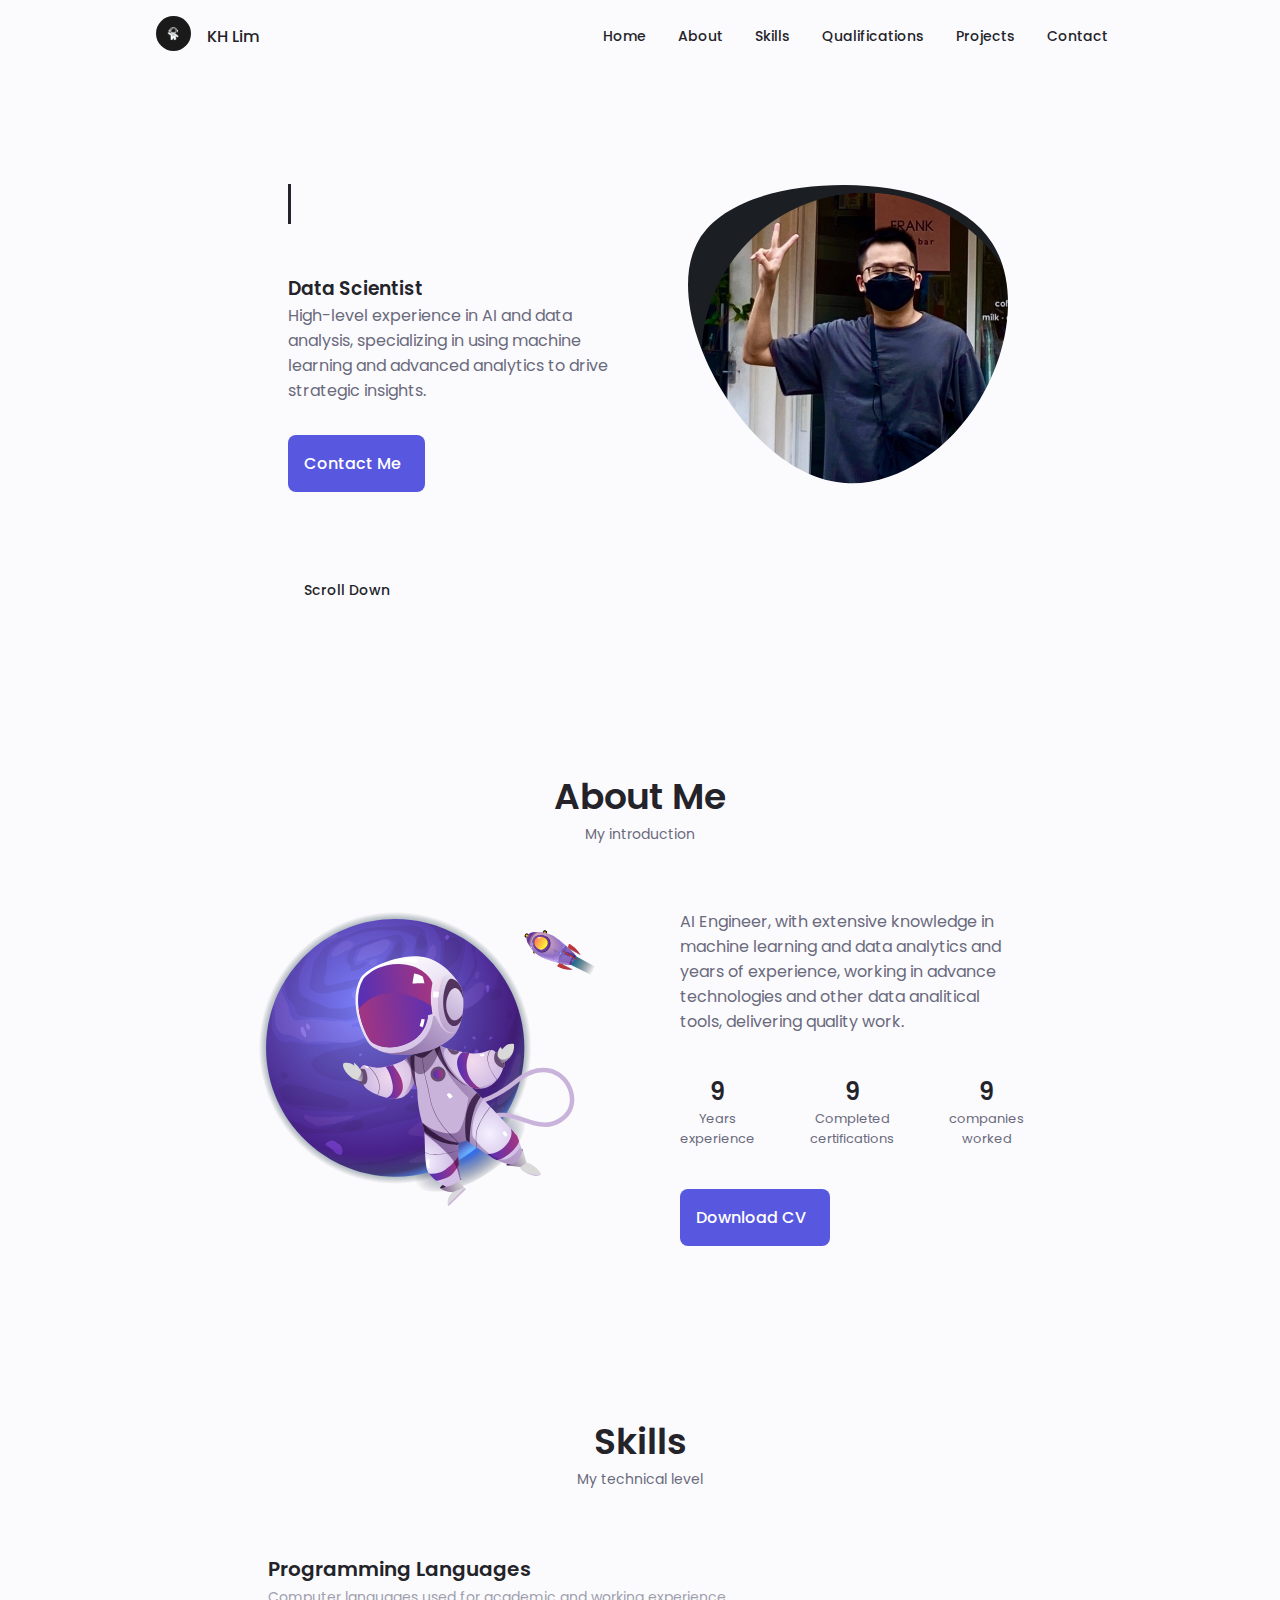
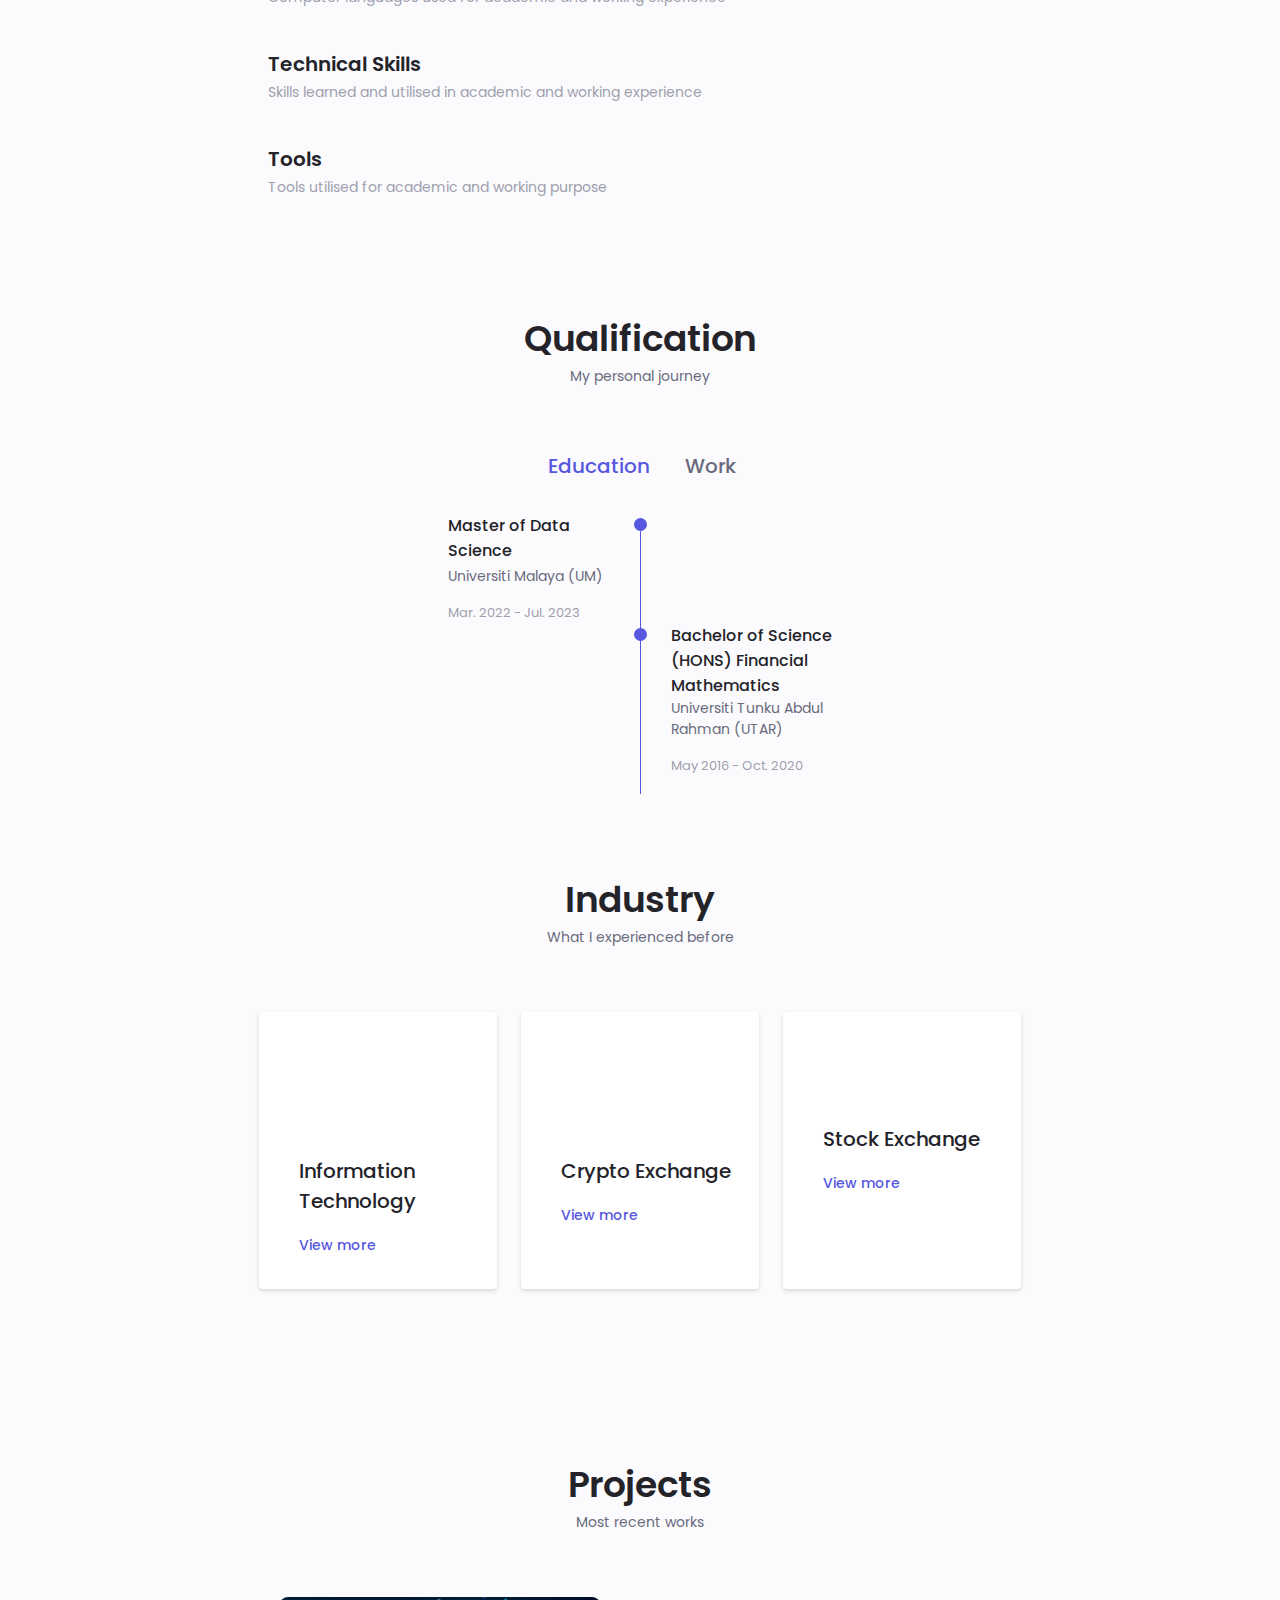
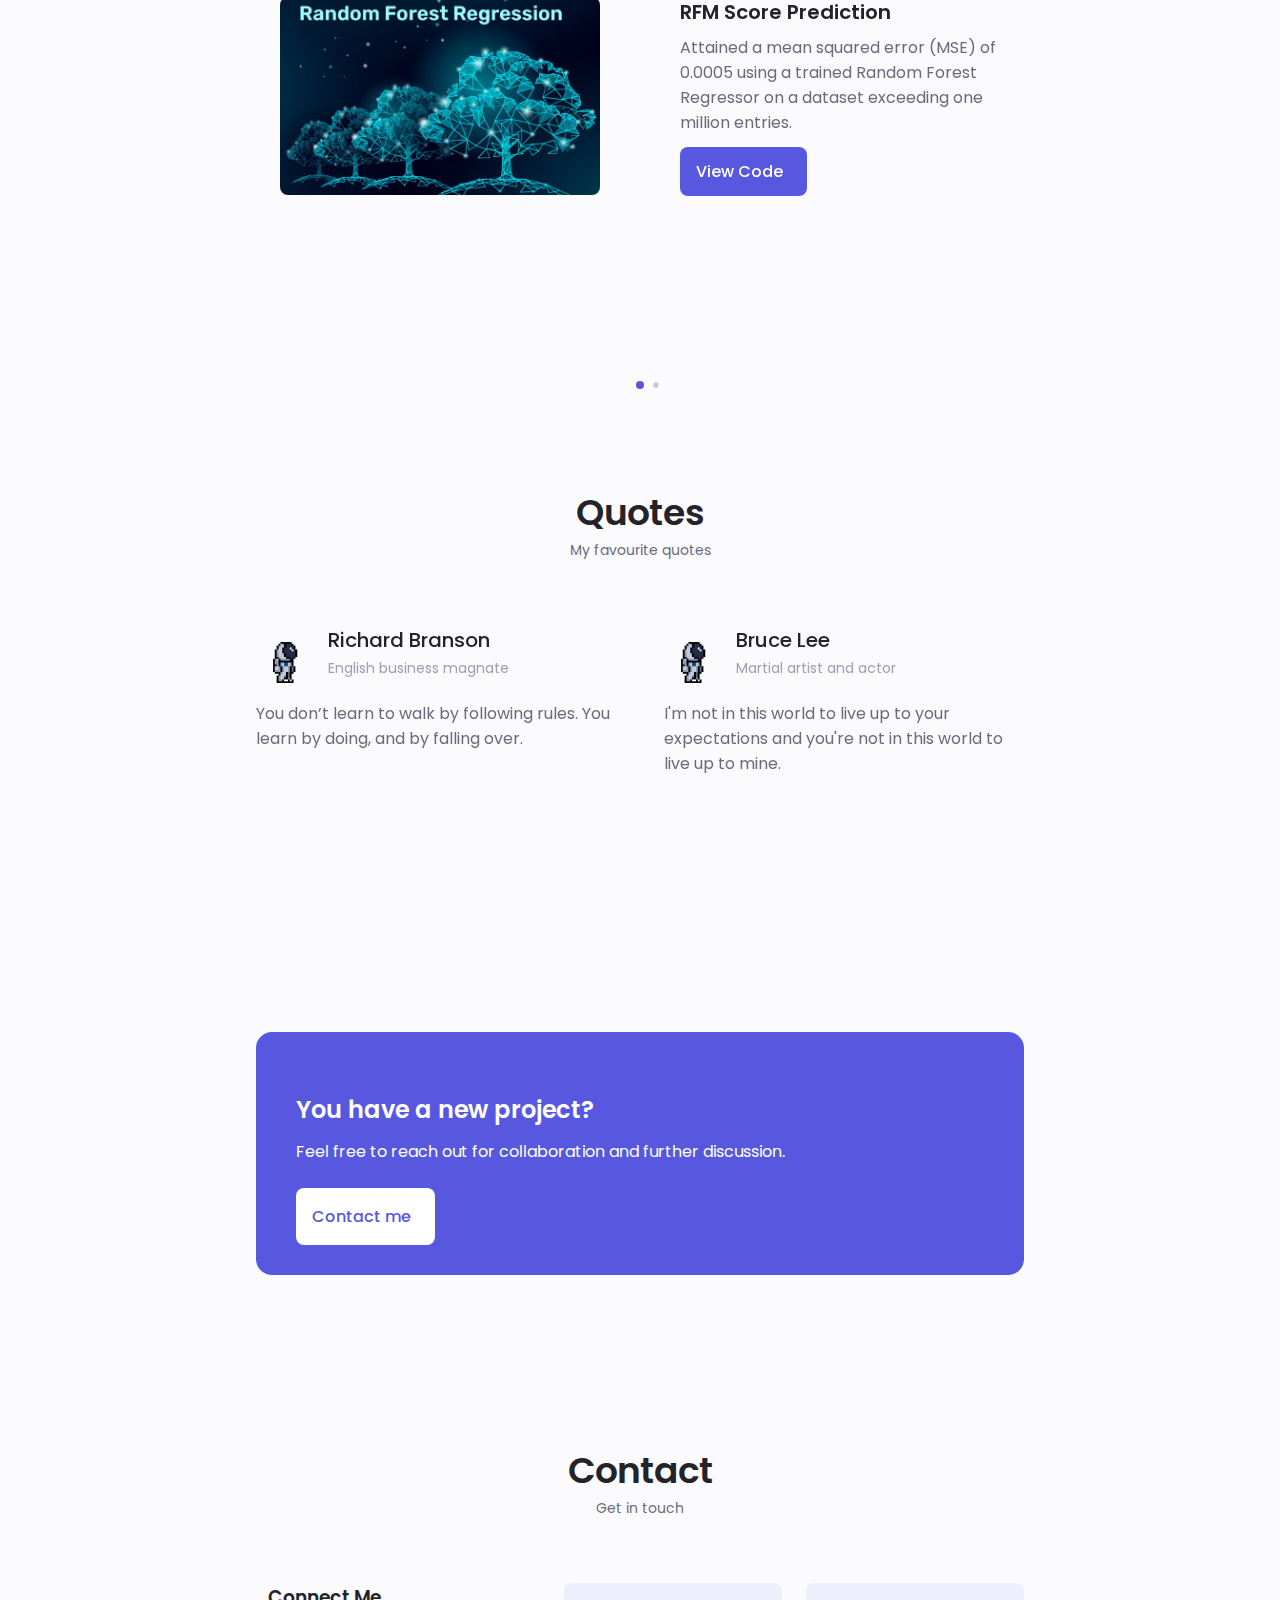
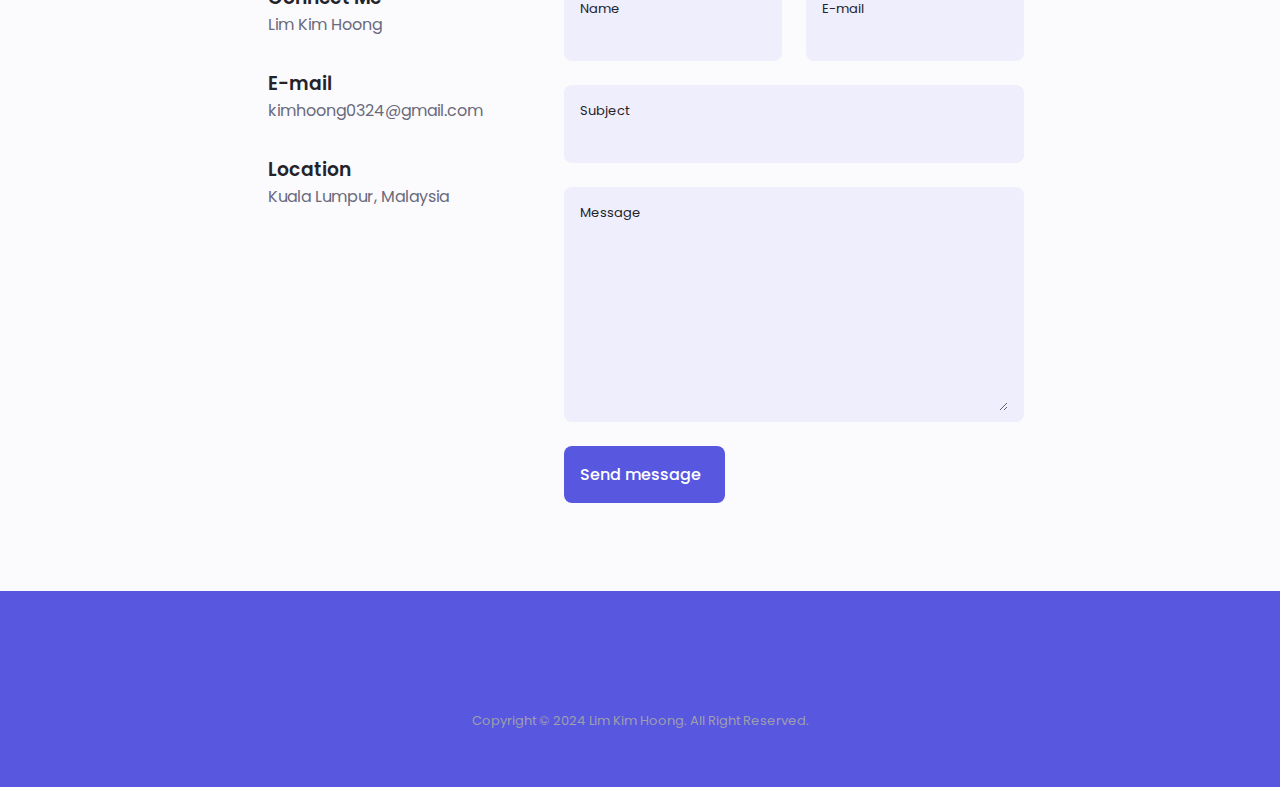
<file: index.html>
<!DOCTYPE html>
    <html lang="en">
    <head>

        <link rel="icon" href="assets/img/icon/logo.jpg" >

        <meta charset="UTF-8">
        <meta name="viewport" content="width=device-width, initial-scale=1.0">

        <!--==================== UNICONS ====================-->
        <link rel="stylesheet" href="https://unicons.iconscout.com/release/v4.0.0/css/line.css">
        
        <!--==================== SWIPER CSS ====================-->
        <link rel="stylesheet" href="./assets/css/swiper-bundle.min.css">
        
        <!--==================== CSS ====================-->
        <link rel="stylesheet" href="./assets/css/styles.css">

        <!-- animation css plugin-->
        <link rel="stylesheet" href="assets/css/node_modules/animate.css/animate.css">
        <link rel="stylesheet" href="assets/css/node_modules/animate.css/animate.compat.css">
        <link rel="stylesheet" href="assets/css/node_modules/animate.css/animate.min.css">

        <title>KimHoong@Website</title>
    </head>
    <body>
        <!--==================== HEADER ====================-->
        <header class="header" id="header">
            <nav class="nav container">
                <img src="assets/img/icon/logo.jpg" alt="" style="height: 35px; width: 35px; float: left; margin-top: -5px;border-radius: 50%;">
                <a href="#" class="nav__logo">KH Lim</a>
                <div class="nav__menu" id="nav-menu">
                    <ul class="nav__list grid">
                        <li class="nav__item">
                            <a href="#home" class="nav__link">
                                <i class="uil uil-estate nav__icon"></i>Home
                            </a>
                        </li>
                        <li class="nav__item">
                            <a href="#about" class="nav__link">
                                <i class="uil uil-user nav__icon"></i>About
                            </a>
                        </li>
                        <li class="nav__item">
                            <a href="#skills" class="nav__link">
                                <i class="uil uil-file-alt nav__icon"></i>Skills
                            </a>
                        </li>
                        <li class="nav__item">
                            <a href="#qualifications" class="nav__link">
                                <i class="uil uil-file-alt nav__icon"></i>Qualifications
                            </a>
                        </li>
                        <li class="nav__item">
                            <a href="#portfolio" class="nav__link">
                                <i class="uil uil-scenery nav__icon"></i>Projects                                
                            </a>
                        </li>
                        <li class="nav__item">
                            <a href="#contact" class="nav__link">
                                <i class="uil uil-message nav__icon"></i>Contact                               
                            </a>
                        </li>
                    </ul>
                    <i class="uil uil-times nav__close" id="nav-close"></i>
                </div>
                <div class="nav__btns">
                    <!-- Theme change button -->

                    <i class="uil uil-moon change-theme" id="theme-button"></i>

                    <div class="nav__toggle" id="nav-toggle">
                        <i class="uil uil-apps"></i>
                    </div>
                </div>
            </nav>
        </header>

        <!--==================== MAIN ====================-->
        <main class="main">
            <!--==================== HOME ====================-->
            <section class="home section" id="home">
                <div class="home__container container grid">
                    <div class="home__content grid">
                        <div class="home__social">
                            <a href="https://www.linkedin.com/in/lim-kim-hoong-0757591ba/" target="_blank" class="home__social-icon">
                                <i class="uil uil-linkedin-alt"></i>
                            </a>
                            <a href="https://github.com/LimKimHoong" target="_blank" class="home__social-icon">
                                <i class="uil uil-github-alt"></i>
                            </a>
                        </div>

                        <div class="home__img">
                            <svg class="home__blob" viewBox="0 0 200 187" xmlns="http://www.w3.org/2000/svg" xmlns:xlink="http://www.w3.org/1999/xlink">
                                <mask id="mask0" mask-type="alpha">
                                    <path d="M190.312 36.4879C206.582 62.1187 201.309 102.826 182.328 134.186C163.346 165.547 
                                    130.807 187.559 100.226 186.353C69.6454 185.297 41.0228 161.023 21.7403 129.362C2.45775 
                                    97.8511 -7.48481 59.1033 6.67581 34.5279C20.9871 10.1032 59.7028 -0.149132 97.9666 
                                    0.00163737C136.23 0.303176 174.193 10.857 190.312 36.4879Z"/>
                                </mask>
                                <g mask="url(#mask0)">
                                    <path d="M190.312 36.4879C206.582 62.1187 201.309 102.826 182.328 134.186C163.346 
                                    165.547 130.807 187.559 100.226 186.353C69.6454 185.297 41.0228 161.023 21.7403 
                                    129.362C2.45775 97.8511 -7.48481 59.1033 6.67581 34.5279C20.9871 10.1032 59.7028 
                                    -0.149132 97.9666 0.00163737C136.23 0.303176 174.193 10.857 190.312 36.4879Z"/>
                                    <image class="home__blob-img" x="" xlink:href="assets/img/icon/me_3.jpeg"/>
                                </g>
                            </svg>
                        </div>
                        
                        <div class="home__data">
                            <h1 class="home__title anim-typewriter">Hi, Kim Hoong here!</h1>
                            <br>
                            <div data-aos="fade-zoom-in" data-aos-easing="ease-in-back" data-aos-delay="300" data-aos-offset="0">
                                <br>
                                <h3 class="home_subtitle" id="text-rotator">
                                    <span class="rotating-text">AI Engineer</span>
                                    <span class="rotating-text">Data Scientist</span>
                                    <span class="rotating-text">Senior Data Analyst</span>
                                </h3>
                            </div>
                            <p class="home__description">High-level experience in AI and data analysis, specializing in using machine learning and advanced analytics to drive strategic insights.</p>
                            <a href="#contact" class="button button--flex home__button">
                                Contact Me<i class="uil uil-message button__icon"></i>
                            </a>
                        </div>
                    </div>

                    <div class="home__scroll">
                        <a href="#about" class="home__scroll-button button--flex">
                            <i class="uil uil-mouse-alt home__scroll-mouse"></i>
                            <span class="home__scroll-name">Scroll Down</span>
                            <i class="uil uil-arrow-down home__scroll-arrow"></i>
                        </a>
                    </div>
                </div>
            </section>

            <!--==================== ABOUT ====================-->
            <section class="about section" id="about">
                <h2 class="section__title">About Me</h2>
                <span class="section__subtitle">My introduction</span>

                <div class="about__container container grid">
                    <div class="animate__animated animate__jackInTheBox">
                        <img src="assets/img/icon/header-img.svg" alt="Header Img"/>
                    </div>
                    <div class="about__data">
                        <p class="about__description">
                            AI Engineer, with extensive knowledge in machine learning and data analytics and years of experience, 
                            working in advance technologies and other data analitical tools, 
                            delivering quality work.
                        </p>
                        <div class="about__info">
                            <div class="about__info-item">
                                <span class="about__info-title" data-target="3">0</span>
                                <span class="about__info-name">Years <br> experience</span>
                            </div>
                            <div class="about__info-item">
                                <span class="about__info-title" data-target="5">0</span>
                                <span class="about__info-name">Completed <br> certifications</span>
                            </div>
                            <div class="about__info-item">
                                <span class="about__info-title" data-target="4">0</span>
                                <span class="about__info-name">companies<br>worked</span>
                            </div>
                        </div>
                        <div class="about__buttons">
                            <a download="" href="assets/resume/Resume_LimKimHoong.pdf" class="button button--flex">
                                Download CV<i class="uil uil-download-alt button__icon"></i>
                            </a>
                        </div>
                    </div>
                </div>
            </section>

            <!--==================== SKILLS ====================-->
            <section class="skills section" id="skills">
                <h2 class="section__title">Skills</h2>
                <span class="section__subtitle">My technical level</span>

                <div class="skills__container container grid">
                    <div>
                         <!--==================== SKILL-1 ====================-->
                        <div class="skills__content skills__close">
                            <div class="skills__header">
                                <i class="uil uil-analytics skills__icon"></i>
                               <div>
                                   <h1 class="skills__title">Programming Languages</h1>
                                   <span class="skills__subtitle">Computer languages used for academic and working experience</span>
                               </div>

                               <i class="uil uil-angle-down skills__arrow"></i>
                            </div>
                            <div class="skills__list grid">
                                <div class="skills__data">
                                    <div class="skills__titles">
                                        <h3 class="skills__name">Python</h3>
                                        <span class="skills__number">80%</span>
                                    </div>
                                    <div class="skills__bar">
                                        <span class="skills__percentage skills__python"></span>
                                    </div>
                                </div>
                               <div class="skills__data">
                                   <div class="skills__titles">
                                       <h3 class="skills__name">SQL</h3>
                                       <span class="skills__number">70%</span>
                                   </div>
                                   <div class="skills__bar">
                                       <span class="skills__percentage skills__sql"></span>
                                   </div>
                               </div>
                               <div class="skills__data">
                                   <div class="skills__titles">
                                       <h3 class="skills__name">VBA</h3>
                                       <span class="skills__number">70%</span>
                                   </div>
                                   <div class="skills__bar">
                                       <span class="skills__percentage skills__vba"></span>
                                   </div>
                               </div>
                               <div class="skills__data">
                                   <div class="skills__titles">
                                       <h3 class="skills__name">R</h3>
                                       <span class="skills__number">60%</span>
                                   </div>
                                   <div class="skills__bar">
                                       <span class="skills__percentage skills__r"></span>
                                   </div>
                               </div>
                               <div class="skills__data">
                                <div class="skills__titles">
                                    <h3 class="skills__name">HTML, CSS, JavaScript</h3>
                                    <span class="skills__number">40%</span>
                                </div>
                                <div class="skills__bar">
                                    <span class="skills__percentage skills__html"></span>
                                </div>
                            </div>
                            </div>
                        </div>
                         <!--==================== SKILLS 2 ====================-->
                        <div class="skills__content skills__close">
                            <div class="skills__header">
                                <i class="uil uil-money-bill skills__icon"></i>
                               <div>
                                   <h1 class="skills__title">Technical Skills</h1>
                                   <span class="skills__subtitle">Skills learned and utilised in academic and working experience</span>
                               </div>

                               <i class="uil uil-angle-down skills__arrow"></i>
                            </div>
                            <div class="skills__list grid">
                                <div class="skills__data">
                                    <div class="skills__titles">
                                        <h3 class="skills__name">Machine Learning</h3>
                                        <span class="skills__number">90%</span>
                                    </div>
                                    <div class="skills__bar">
                                        <span class="skills__percentage skills__ml"></span>
                                    </div>
                               </div>
                               <div class="skills__data">
                                   <div class="skills__titles">
                                       <h3 class="skills__name">Data Visualization</h3>
                                       <span class="skills__number">90%</span>
                                   </div>
                                   <div class="skills__bar">
                                       <span class="skills__percentage skills__dv"></span>
                                   </div>
                               </div>
                               <div class="skills__data">
                                    <div class="skills__titles">
                                      <h3 class="skills__name">Data Analytics</h3>
                                      <span class="skills__number">90%</span>
                                    </div>
                                    <div class="skills__bar">
                                       <span class="skills__percentage skills__da"></span>
                                    </div>
                                </div>
                                <div class="skills__data">
                                   <div class="skills__titles">
                                       <h3 class="skills__name">Computer Vision</h3>
                                       <span class="skills__number">80%</span>
                                   </div>
                                   <div class="skills__bar">
                                       <span class="skills__percentage skills__cv"></span>
                                   </div>
                                </div>
                                <div class="skills__data">
                                    <div class="skills__titles">
                                        <h3 class="skills__name">Large Language Model (LLM)</h3>
                                        <span class="skills__number">60%</span>
                                    </div>
                                    <div class="skills__bar">
                                        <span class="skills__percentage skills__llm"></span>
                                    </div>
                                 </div>
                            </div>
                        </div>
                    </div>

                    <div>
                        <!--==================== SKILLS 3 ====================-->
                        <div class="skills__content skills__close">
                            <div class="skills__header">
                               <i class="uil uil-brackets-curly skills__icon"></i>
                               <div>
                                   <h1 class="skills__title">Tools</h1>
                                   <span class="skills__subtitle">Tools utilised for academic and working purpose</span>
                               </div>

                               <i class="uil uil-angle-down skills__arrow"></i>
                            </div>
                            <div class="skills__list grid">
                                <div class="skills__data">
                                    <div class="skills__titles">
                                        <h3 class="skills__name">Visual Studio Code (VS Code)</h3>
                                    </div>
                                </div>
                                <div class="skills__data">
                                    <div class="skills__titles">
                                        <h3 class="skills__name">Jupyter Notebook</h3>
                                    </div>
                                </div>
                                <div class="skills__data">
                                    <div class="skills__titles">
                                        <h3 class="skills__name">R Studio</h3>
                                    </div>
                                </div>
                                <div class="skills__data">
                                    <div class="skills__titles">
                                        <h3 class="skills__name">Power BI</h3>
                                    </div>
                                </div>
                                <div class="skills__data">
                                    <div class="skills__titles">
                                        <h3 class="skills__name">Tableau</h3>
                                    </div>
                                </div>
                                <div class="skills__data">
                                    <div class="skills__titles">
                                        <h3 class="skills__name">Github</h3>
                                    </div>
                                </div>
                                <div class="skills__data">
                                    <div class="skills__titles">
                                        <h3 class="skills__name">Amazon Web Service (AWS)</h3>
                                    </div>
                                </div>
                                <div class="skills__data">
                                    <div class="skills__titles">
                                        <h3 class="skills__name">Azure</h3>
                                    </div>
                                </div>
                           </div>
                       </div>
                    </div>
                </div>
            </section>

              <!--==================== QUALIFICATION ====================-->
              <section class="qualification__section" id="qualifications">
                <h2 class="section__title">Qualification</h2>
                <span class="section__subtitle">My personal journey</span>
            
                <div class="qualification__container container">
                    <div class="qualification__tabs">
                        <div class="qualification__button button--flex qualification__active" data-target="#education">
                            <i class="uil uil-graduation-cap qualification__icon"></i>
                            Education
                        </div>
                        <div class="qualification__button button--flex" data-target="#work">
                            <i class="uil uil-briefcase-alt qualification__icon"></i>
                            Work
                        </div>
                    </div>
            
                    <div class="qualification__sections">
                        <!--==================== QUALIFICATION CONTENT 1 ====================-->
                        <div class="qualification__content qualification__active" data-content id="education">
                            <!--==================== QUALIFICATION 1 ====================-->
                            <div class="qualification__data">
                                <div target="um" class="qualification__link">
                                    <a href="https://um.edu.my/index" target="_blank" class="qualification__link">
                                        <h3 class="qualification__title">Master of Data Science</h3>
                                        <span class="qualification__subtitle">Universiti Malaya (UM)</span>
                                        <div class="qualification__calendar">
                                            <i class="uil uil-calendar-alt"></i> Mar. 2022 - Jul. 2023
                                        </div>
                                    </a>
                                </div>
                                <div>
                                    <span class="qualification__rounder"></span>
                                    <span class="qualification__line"></span>
                                </div>
                            </div>
            
                            <!--==================== QUALIFICATION 2 ====================-->
                            <div class="qualification__data">
                                <div></div>
                                <div>
                                    <span class="qualification__rounder"></span>
                                    <span class="qualification__line"></span>
                                </div>
                                <div>
                                    <a href="https://utar.edu.my" target="_blank" class="qualification__link">
                                        <h3 class="qualification__title">Bachelor of Science (HONS) Financial Mathematics</h3>
                                        <span class="qualification__subtitle">Universiti Tunku Abdul Rahman (UTAR)</span>
                                        <div class="qualification__calendar">
                                            <i class="uil uil-calendar-alt"></i> May 2016 - Oct. 2020
                                        </div>
                                    </a>
                                </div>
                            </div>
                        </div>
            
                        <!--==================== QUALIFICATION CONTENT 2 ====================-->
                        <div class="qualification__content" data-content id="work">
                            <!--==================== QUALIFICATION 1 ====================-->
                            <div class="qualification__data">
                                <div>
                                    <a href="https://userdata.tech" target="_blank" class="qualification__link">
                                        <h3 class="qualification__title">AI Engineer</h3>
                                        <span class="qualification__subtitle">Userdata Sdn. Bhd.</span>
                                        <div class="qualification__calendar">
                                            <i class="uil uil-calendar-alt"></i> May 2024 - Present
                                        </div>
                                    </a>
                                </div>
                                <div>
                                    <span class="qualification__rounder"></span>
                                    <span class="qualification__line"></span>
                                </div>
                            </div>
            
                            <!--==================== QUALIFICATION 2 ====================-->
                            <div class="qualification__data">
                                <div></div>
                                <div>
                                    <span class="qualification__rounder"></span>
                                    <span class="qualification__line"></span>
                                </div>
                                <div>
                                    <a href="https://www.okx.com" target="_blank" class="qualification__link">
                                        <h3 class="qualification__title">Senior Data Analyst</h3>
                                        <span class="qualification__subtitle">OKX</span>
                                        <div class="qualification__calendar">
                                            <i class="uil uil-calendar-alt"></i> Aug. 2023 - Apr. 2024
                                        </div>
                                    </a>
                                </div>
                            </div>
            
                            <!--==================== QUALIFICATION 3 ====================-->
                            <div class="qualification__data">
                                <div>
                                    <a href="https://www.bursamalaysia.com" target="_blank" class="qualification__link">
                                        <h3 class="qualification__title">Data Analyst</h3>
                                        <span class="qualification__subtitle">Bursa Malaysia Berhad</span>
                                        <div class="qualification__calendar">
                                            <i class="uil uil-calendar-alt"></i> Dec. 2020 - Aug. 2023
                                        </div>
                                    </a>
                                </div>
                                <div>
                                    <span class="qualification__rounder"></span>
                                    <span class="qualification__line"></span>
                                </div>
                            </div>

                            <!--==================== QUALIFICATION 4 ====================-->
                            <div class="qualification__data">
                                <div></div>
                                <div>
                                    <span class="qualification__rounder"></span>
                                    <span class="qualification__line"></span>
                                </div>
                                <div>
                                    <a href="https://www.ibm.com/us-en" target="_blank" class="qualification__link">                                        <h3 class="qualification__title">Data Analytics Intern</h3>
                                        <span class="qualification__subtitle">IBM</span>
                                        <div class="qualification__calendar">
                                            <i class="uil uil-calendar-alt"></i> Oct. 2019 - Dec. 2019
                                        </div>
                                    </a>
                                </div>
                            </div>
                        </div>
                    </div>
                </div>
            </section>
            
        <!--==================== INDUSTRY ====================-->
        <section class="services section" id="services">
            <h2 class="section__title">Industry</h2>
            <span class="section__subtitle">What I experienced before</span>
            <div class="services__container container grid">
        <!--==================== SERVICES 1 ====================-->  
        <div class="services__content">
            <div>
                <i class="uil uil-analytics skills__icon"></i>
                <h3 class="services__title">Information Technology<br></h3>
            </div>
            <span class="button button--flex button--small button--link services__button">
                View more
                <i class="uil uil-arrow-right button__icon"></i>
            </span>

            <div class="services__modal">
                <div class="services__modal-content">
                    <h4 class="services__modal-title">Information Technology (IT)<br></h4>
                    <i class="uil uil-times services__modal-close"></i>

                    <ul class="services__modal-services grid">
                        <li class="services__modal-service">
                            <i class="uil uil-check-circle services__modal-icon"></i>
                            <p>Building advance chatbot application</p>
                        </li>

                        <li class="services__modal-service">
                            <i class="uil uil-check-circle services__modal-icon"></i>
                            <p>Utilising advanced open source models</p>
                        </li>

                        <li class="services__modal-service">
                            <i class="uil uil-check-circle services__modal-icon"></i>
                            <p>Delivers in Python and other languages</p>
                        </li>

                        <li class="services__modal-service">
                            <i class="uil uil-check-circle services__modal-icon"></i>
                            <p>Visualizing graphs, charts and preparing reports and dashboards.</p>
                        </li>
                    </ul>
                </div>
            </div>
        </div>  
        
        <!--==================== SERVICES 2 ====================--> 
        <div class="services__content">
            <div>
                <i class="uil uil-coins skills__icon"></i>
                <h3 class="services__title">Crypto Exchange<br> </h3>
            </div>
            <span class="button button--flex button--small button--link services__button">
                View more
                <i class="uil uil-arrow-right button__icon"></i>
            </span>

            <div class="services__modal">
                <div class="services__modal-content">
                    <h4 class="services__modal-title">Cryptocurrency Exchange<br></h4>
                    <i class="uil uil-times services__modal-close"></i>

                    <ul class="services__modal-services grid">
                        <li class="services__modal-service">
                            <i class="uil uil-check-circle services__modal-icon"></i>
                            <p>Possess the basic knowledge system on the blockchain</p>
                        </li>

                        <li class="services__modal-service">
                            <i class="uil uil-check-circle services__modal-icon"></i>
                            <p>Able to identify the capital flow rules and principles of each platform</p>
                        </li>

                        <li class="services__modal-service">
                            <i class="uil uil-check-circle services__modal-icon"></i>
                            <p>Follow the workflow of data quality inspection and data model conflict handling, and execute efficiently</p>
                        </li>

                        <li class="services__modal-service">
                            <i class="uil uil-check-circle services__modal-icon"></i>
                            <p>A strong autonomy, self-driven person who is able to actively discover and synchronize problems encountered in the work process, and promote solutions</p>
                        </li>
                    </ul>
                </div>
            </div>
        </div>  
       
        <!--==================== SERVICES 3 ====================-->
        <div class="services__content">
            <div>
                <i class="uil uil-university services__icon"></i>
                <h3 class="services__title">Stock Exchange<br></h3>
            </div>
            <span class="button button--flex button--small button--link services__button">
                View more
                <i class="uil uil-arrow-right button__icon"></i>
            </span>

            <div class="services__modal">
                <div class="services__modal-content">
                    <h4 class="services__modal-title">Financial Stock Exchange<br></h4>
                    <i class="uil uil-times services__modal-close"></i>

                    <ul class="services__modal-services grid">
                        <li class="services__modal-service">
                            <i class="uil uil-check-circle services__modal-icon"></i>
                            <p>Established legacy VBA procedures, constructing innovative data infrastructures</p>
                        </li>

                        <li class="services__modal-service">
                            <i class="uil uil-check-circle services__modal-icon"></i>
                            <p>Refined over Power BI interactive dashboard</p>
                        </li>

                        <li class="services__modal-service">
                            <i class="uil uil-check-circle services__modal-icon"></i>
                            <p>Automate data verification process in Python</p>
                        </li>

                        <li class="services__modal-service">
                            <i class="uil uil-check-circle services__modal-icon"></i>
                            <p>Delivered expertise in data management, analytics and processing</p>
                        </li>
                    </ul>
                </div>
            </div>
        </div> 
  
       
        </div>
        </section>
        <!--==================== PORTFOLIO ====================-->
        <section class="portfolio section" id="portfolio">

            <h2 class="section__title">Projects</h2>
            <span class="section__subtitle">Most recent works</span>

            <div class="portfolio__container container swiper-container">
                <div class="swiper-wrapper">
        <!--==================== PORTFOLIO 1 ====================-->
        
            <div class="portfolio__content grid swiper-slide">
                <img src="./assets/img/projects/project5.jpg" alt="" class="portfolio__img">

                <div class="portfolio_">
                    <h3 class="portfolio__title">RFM Score Prediction</h3>
                    <p class="portfolio__description">Attained a mean squared error (MSE) of 0.0005 using a trained Random Forest Regressor on a dataset exceeding one million entries.</p>
                    <a href="https://github.com/LimKimHoong/RFM-Score-Prediction" class="button button--flex button--small portfolio__button">
                        View Code
                        <i class="uil uil-arrow-right button__icon"></i>
                    </a>
                </div>
            </div>

        <!--==================== PORTFOLIO 2 ====================-->
        
            <div class="portfolio__content grid swiper-slide">
                <img src="./assets/img/projects/project4.jpg" alt="" class="portfolio__img">

                <div class="portfolio_">
                    <h3 class="portfolio__title">M16 Touri-Scope Dashboard</h3>
                    <p class="portfolio__description">Provided a comprehensive overview of travel trends and patterns around the globe to Malaysia on pre and post pandemic, allowing for data-driven insights and strategic decisions to be made based on the highlighted patterns and key indicators.</p>
                    <a href="https://wqd7001-2021-2022-group7.shinyapps.io/Tourism_of_Malaysia_M14/" class="button button--flex button--small portfolio__button">
                        View Website
                        <i class="uil uil-arrow-right button__icon"></i>
                    </a>
                </div>
            </div>

        <!--==================== PORTFOLIO 3 ====================-->
        
            <div class="portfolio__content grid swiper-slide">
                <img src="./assets/img/projects/project2.jpg" alt="" class="portfolio__img">

                <div class="portfolio_">
                    <h3 class="portfolio__title">PDF-GPT with LLM</h3>
                    <p class="portfolio__description">Built a complete local hosted Chatbot, connected to OpenAI API by utilizing Flask, Langchain and HTML.</p>
                    <a href="https://github.com/LimKimHoong/PDF-GPT" class="button button--flex button--small portfolio__button">
                        View Code
                        <i class="uil uil-arrow-right button__icon"></i>
                    </a>
                </div>
            </div>
        
        <!--==================== PORTFOLIO 4 ====================-->
            <div class="portfolio__content grid swiper-slide">
                <img src="./assets/img/projects/project3.png" alt="" class="portfolio__img">

                <div class="portfolio_">
                    <h3 class="portfolio__title">Chinese Written Digit Recognition</h3>
                    <p class="portfolio__description">Achieved an accuracy of 98.93% with an average time of 44 seconds per epoch for a self-designed architecture of Convolutional Neural Network (CNN) in recognizing 15,000 Chinese handwritten digits.</p>
                    <a href="https://github.com/LimKimHoong/Chinese-Handwritten-Digit-Recognition/blob/main/Chinese%20Handwritten%20Digit%20Recognition%20using%20Machine%20Learning%202.pdf" class="button button--flex button--small portfolio__button">
                        View Paper
                        <i class="uil uil-arrow-right button__icon"></i>
                    </a>
                </div>
            </div>
            </div>

            <!-- add arrows-->
            <div class="swiper-button-next">
                <i class="uil uil-angle-right-b swiper-portfolio-icon"></i>
            </div>

            <div class="swiper-button-prev">
                <i class="uil uil-angle-left-b swiper-portfolio-icon"></i>
            </div>

            <!-- Add Pagination -->
            <div class="swiper-pagination"></div>
            
        
        </div>

        </section>

        <!--==================== TESTIMONIAL ====================-->
        <section class="testimonial section">

            <h2 class="section__title">Quotes</h2>
            <span class="section__subtitle">My favourite quotes</span>

            <div class="testimonial__container container swiper-container">
                <div class="swiper-wrapper">
                <!--==================== TESTIMONIAL 1 ====================-->
                    <div class="testimonial__content swiper-slide">
                        <div class="testimonial__data">
                            <div class="testimonial__header">
                                <img src="./assets/img/icon/astronaut.gif" alt="" class="testimonial__img">
                                
                                <div>
                                    <h3 class="testimonial__name">Richard Branson</h3>
                                    <span class="testimonial__client">English business magnate</span>
                                </div>
                            </div>
                            <div>
                                <i class="uil uil-star testimonial__icon-star"></i>
                                <i class="uil uil-star testimonial__icon-star"></i>
                                <i class="uil uil-star testimonial__icon-star"></i>
                                <i class="uil uil-star testimonial__icon-star"></i>
                                <i class="uil uil-star testimonial__icon-star"></i>
                            </div>
                        </div>

                        <p class="testimonial__description">You don’t learn to walk by following rules. You learn by doing, and by falling over.</p>
                    </div>
                    <!--==================== TESTIMONIAL 2 ====================-->
                    <div class="testimonial__content swiper-slide">
                        <div class="testimonial__data">
                            <div class="testimonial__header">
                                <img src="./assets/img/icon/astronaut.gif" alt="" class="testimonial__img">
                                
                                <div>
                                    <h3 class="testimonial__name">Bruce Lee</h3>
                                    <span class="testimonial__client">Martial artist and actor</span>
                                </div>
                            </div>
                            <div>
                                <i class="uil uil-star testimonial__icon-star"></i>
                                <i class="uil uil-star testimonial__icon-star"></i>
                                <i class="uil uil-star testimonial__icon-star"></i>
                                <i class="uil uil-star testimonial__icon-star"></i>
                                <i class="uil uil-star testimonial__icon-star"></i>
                            </div>
                        </div>

                        <p class="testimonial__description">I'm not in this world to live up to your expectations and you're not in this world to live up to mine.</p>
                    </div>    
                </div>
            </div>
        </section>

        <!--==================== PROJECT IN MIND ====================-->
        <section class="project section">

            <div class="project__bg">
                <div class="project__container container grid">
                    <div class="project__data">
                        <h2 class="project__title">You have a new project?</h2>
                        <p class="project__description">Feel free to reach out for collaboration and further discussion.</p>
                        <a href="#contact" class="button button--flex button--white">Contact me
                            <i class="uil uil-message project__icon button__icon"></i>
                        </a>
                    </div>
                    <!-- <img src="assets/img/project.png" alt="" class="project__img"> -->
                </div>
            </div>
        </section>

        <!--==================== CONTACT ME ====================-->
        <section class="contact section" id="contact">
            <h2 class="section__title">Contact</h2>
            <span class="section__subtitle">Get in touch</span>

            <div class="contact__container container grid">
                <div>
                    <div class="contact__information">
                        <i class="uil uil-linkedin contact__icon"></i>

                        <div>
                            <h3 class="contact__title">Connect Me</h3>
                            <span class="contatc__subtitle">Lim Kim Hoong</span>
                        </div>
                    </div>

                    <div class="contact__information">
                        <i class="uil uil-envelope contact__icon"></i>

                        <div>
                            <h3 class="contact__title">E-mail</h3>
                            <span class="contatc__subtitle">kimhoong0324@gmail.com</span>
                        </div>
                    </div>

                    <div class="contact__information">
                        <i class="uil uil-map-marker contact__icon"></i>

                        <div>
                            <h3 class="contact__title">Location</h3>
                            <span class="contatc__subtitle">Kuala Lumpur, Malaysia</span>
                        </div>
                    </div>
                </div>

                <form action="" class="contact__form grid">
                    <div class="contact__inputs grid">
                        <div class="contact__content">
                            <label for="" class="contact__label">Name</label>
                            <input type="text" class="contact__input">
                        </div>

                        <div class="contact__content">
                            <label for="" class="contact__label">E-mail</label>
                            <input type="email" class="contact__input">
                        </div>
                    </div>

                    <div class="contact__content">
                        <label for="" class="contact__label">Subject</label>
                        <input type="text" class="contact__input">
                    </div>

                    <div class="contact__content">
                        <label for="" class="contact__label">Message</label>
                        <textarea name="" id="" cols="0" rows="7" class="contact__input"></textarea>
                    </div>

                    <div>
                        <a href="#" class="button button--flex">
                            Send message
                            <i class="uil uil-message button__icon"></i>
                        </a>
                    </div>
                </form>
            </div>
        </section>
    </main>

    <!--==================== FOOTER ====================-->
    <footer class="footer">
        <div class="footer__bg">
            <p class="footer__copy">Copyright &copy; 2024 Lim Kim Hoong. All Right Reserved.</p>
        </div>
    </footer>

    <!--==================== SCROLL TOP ====================-->
    <a href="#" class="scrollup" id="scroll-up">
        <i class="uil uil-arrow-up scrollup__icon"></i>
    </a>
    

    <!--==================== SWIPER JS ====================-->
    <script src="./assets/js/swiper-bundle.min.js"></script>

    <!--==================== MAIN JS ====================-->
    <script src="./assets/js/main.js"></script>
</body>

</html>
</file>
<file: assets/css/styles.css>
/* ==================== GOOGLE FONTS ====================*/
@import url("https://fonts.googleapis.com/css2?family=Poppins:wght@400;500;600&display=swap");

/*==================== VARIABLES CSS ====================*/
:root {
  --header-height: 3rem;

  /*========== Colors ==========*/
  /* Change favorite color */
  --hue-color: 240; /*Purple 250 - Green 142 - Blue 230 - Pink 340*/

  /* HSL color mode */
  --first-color: hsl(var(--hue-color), 69%, 61%);
  --first-color-second: hsl(var(--hue-color), 69%, 61%);
  --first-color-alt: hsl(var(--hue-color), 57%, 53%);
  --first-color-lighter: hsl(var(--hue-color), 92%, 85%);
  --title-color: hsl(var(--hue-color), 8%, 15%);
  --text-color: hsl(var(--hue-color), 8%, 45%);
  --text-color-light: hsl(var(--hue-color), 8%, 65%);
  --input-color: hsl(var(--hue-color), 70%, 96%);
  --body-color: hsl(var(--hue-color), 60%, 99%);
  --container-color: #fff;
  --scroll-bar-color: hsl(var(--hue-color), 12%, 90%);
  --scroll-thumb-color: hsl(var(--hue-color), 12%, 80%);

  /*========== Font and typography ==========*/
  --body-font: "Poppins", sans-serif;

  /* .5rem = 8px, 1rem = 16px, 1.5rem = 24px ... */
  --big-font-size: 2rem;
  --h1-font-size: 1.5rem;
  --h2-font-size: 1.25rem;
  --h3-font-size: 1.125rem;
  --normal-font-size: 0.938rem;
  --small-font-size: 0.813rem;
  --smaller-font-size: 0.75rem;

  /*========== Font weight ==========*/
  --font-medium: 500;
  --font-semi-bold: 600;

  /*========== Margenes Bottom ==========*/
  /* .25rem = 4px, .5rem = 8px, .75rem = 12px ... */
  --mb-0-25: 0.25rem;
  --mb-0-5: 0.5rem;
  --mb-0-75: 0.75rem;
  --mb-1: 1rem;
  --mb-1-5: 1.5rem;
  --mb-2: 2rem;
  --mb-2-5: 2.5rem;
  --mb-3: 3rem;

  /*========== z index ==========*/
  --z-tooltip: 10;
  --z-fixed: 100;
  --z-modal: 1000;
}

/* Font size for large devices */
@media screen and (min-width: 968px) {
  :root {
    --big-font-size: 3rem;
    --h1-font-size: 2.25rem;
    --h2-font-size: 1.5rem;
    --h3-font-size: 1.25rem;
    --normal-font-size: 1rem;
    --small-font-size: 0.875rem;
    --smaller-font-size: 0.813rem;
  }
}

/*========== Variables Dark theme ==========*/
body.dark-theme {
  /* HSL color mode */
  --first-color-second: hsl(var(--hue-color), 30%, 8%);
  --title-color: hsl(var(--hue-color), 8%, 95%);
  --text-color: hsl(var(--hue-color), 8%, 45%);
  --text-color-light: hsl(var(--hue-color), 8%, 75%);
  --input-color: hsl(var(--hue-color), 29%, 16%);
  --body-color: hsl(var(--hue-color), 28%, 12%);
  --container-color: hsl(var(--hue-color), 29%, 16%);
  --scroll-bar-color: hsl(var(--hue-color), 12%, 48%);
  --scroll-thumb-color: hsl(var(--hue-color), 12%, 36%);
}

/*========== Button Dark/Light ==========*/
.nav__btns {
  display: flex;
  align-items: center;
}

.change-theme {
  font-size: 1.25rem;
  color: var(--title-color);
  margin-right: var(--mb-1);
  cursor: pointer;
}

.change-theme:hover {
  color: var(--first-color);
}

/*==================== BASE ====================*/

* {
  box-sizing: border-box;
  padding: 0;
  margin: 0;
}

html {
  scroll-behavior: smooth;
}

body {
  margin: 0 0 var(--header-height) 0;
  font-family: var(--body-font);
  font-size: var(--normal-font-size);
  background-color: var(--body-color);
  color: var(--text-color);
}

h1,
h2,
h3,
h4 {
  color: var(--title-color);
  font-weight: var(--font-semi-bold);
}

ul {
  list-style: none;
}

a {
  text-decoration: none;
}

img {
  width: 100%;
  height: auto;
}

/*==================== REUSABLE CSS CLASSES ====================*/
.section {
  padding: 2rem 0 4rem;
  margin-bottom: 40px;
}

.section__title {
  font-size: var(--h1-font-size);
}

.section__subtitle {
  display: block;
  font-size: var(--small-font-size);
  margin-bottom: var(--mb-2);
}

.section__title,
.section__subtitle {
  text-align: center;
}

/*==================== LAYOUT ====================*/

.container {
  max-width: 768px;
  margin-left: var(--mb-1-5);
  margin-right: var(--mb-1-5);
}

.grid {
  display: grid;
  gap: 1.5rem;
}

.header {
  width: 100%;
  position: fixed;
  bottom: 0;
  left: 0;
  z-index: var(--z-fixed);
  background-color: var(--body-color);
}

/*==================== NAV ====================*/
.nav {
  max-width: 968px;
  height: var(--header-height);
  display: flex;
  justify-content: space-between;
  align-items: center;
}

.nav__logo,
.nav__toggle {
  color: var(--title-color);
  font-weight: var(--font-medium);
}

.nav__logo:hover {
  color: var(--first-color);
}

.nav__toggle {
  font-size: 1.1rem;
  cursor: pointer;
}

.nav__toggle:hover {
  color: var(--first-color);
}

@media screen and (max-width: 767px) {
  .nav__menu {
    position: fixed;
    bottom: -100%;
    left: 0;
    width: 100%;
    background-color: var(--body-color);
    padding: 2rem 1.5rem 4rem;
    box-shadow: 0 -1px 4px rgba(0, 0, 0, 0.15);
    border-radius: 1.5rem 1.5rem 0 0;
    transition: 0.3s;
  }
}

.nav__list {
  grid-template-columns: repeat(3, 1fr);
  gap: 2rem;
}
.nav__link {
  display: flex;
  flex-direction: column;
  align-items: center;
  font-size: var(--small-font-size);
  color: var(--title-color);
  font-weight: var(--font-medium);
}

.nav__link:hover {
  color: var(--first-color);
  transform: scale(1.1);
}

.nav__icon {
  font-size: 1.2rem;
}

.nav__close {
  position: absolute;
  right: 1.3rem;
  bottom: 0.5rem;
  font-size: 1.5rem;
  cursor: pointer;
  color: var(--first-color);
}

.nav__close:hover {
  color: var(--first-color-alt);
}

/* show menu */
.show-menu {
  bottom: 0;
}

/* Active link */
.active-link {
  color: var(--first-color);
}

/* Change background header */
.scroll-header {
  box-shadow: 0 -1px 4px rgba(0, 0, 0, 0.15);
}

/*==================== HOME ====================*/

.home__container {
  gap: 1rem;
}

.home__content {
  grid-template-columns: 0.5fr 3fr;
  padding-top: 3.5rem;
  align-items: center;
}

.home__social {
  display: grid;
  grid-template-columns: max-content;
  row-gap: 1rem;
}

.home__social-icon {
  font-size: 1.25rem;
  color: var(--first-color);
}

.home__social-icon:hover {
  color: var(--first-color-alt);
}

.home__blob {
  width: 200px;
  fill: var(--first-color);
}

.home__blob-img {
  width: 220px;
}

.home__data {
  grid-column: 1/3;
}

.home__title {
  font-size: var(--big-font-size);  
}

.home__subtitle {
  font-size: var(--h3-font-size);
  color: var(--text-color);
  font-weight: var(--font-medium);
  margin-bottom: var(--mb-0-75);
}

.home__description {
  margin-bottom: var(--mb-2);
}

.home__scroll {
  display: none;
}

.home__scroll-button {
  color: var(--first-color);
  transition: 0.3s;
}

.home__scroll-button:hover {
  transform: translateY(0.25rem);
}

.home__scroll-mouse {
  font-size: 2rem;
}

.home__scroll-name {
  font-size: var(--small-font-size);
  color: var(--title-color);
  font-weight: var(--font-medium);
  margin-right: var(--mb-0-25);
}

.home__scroll-arrow {
  font-size: 1.25rem;
}

.animate__animated {
	--animate-duration: 2s;
	animation-iteration-count: infinite;
}

.anim-typewriter {
  font-family: monospace;
  white-space: nowrap;
  border-right: 3px solid;
  width: 0;
  overflow: hidden;
  font-size: 35px;
  animation: typing 4s steps(30, end) infinite, blink-caret 0.5s step-end infinite;
  /* Loop typing animation */
}

@keyframes typing {
  0% { width: 0; }
  70% { width: 100%; }
  100% { width: 0; } /* Reset width at the end of animation */
}

@keyframes blink-caret {
  50% { border-color: transparent; }
}

.rotating-text {
  display: none; /* Hide all text initially */
}

/*==================== BUTTONS ====================*/

.button {
  display: inline-block;
  background-color: var(--first-color);
  color: #ffff;
  padding: 1rem;
  border-radius: 0.5rem;
  font-weight: var(--font-medium);
}

.button:hover {
  background-color: var(--first-color-alt);
}

.button__icon {
  font-size: 1.2rem;
  margin-left: var(--mb-0-5);
  transition: 0.3s;
}

.button--white {
  background-color: #fff;
  color: var(--first-color);
}

.button--white:hover {
  background-color: #fff;
}

.button--flex {
  display: inline-flex;
  align-items: center;
  transition: 0.3s;
}

.button--small {
  padding: 0.75rem 1rem;
}

.button--link {
  padding: 0;
  background-color: transparent;
  color: var(--first-color);
}

.button--link:hover {
  background-color: transparent;
  color: var(--first-color-alt);
}

/*==================== ABOUT ====================*/
.about__img {
  width: 200px;
  border-radius: 0.5rem;
  justify-self: center;
  align-items: center;
}

.about__description {
  text-align: center;
  margin-bottom: var(--mb-2-5);
}

.about__info {
  display: flex;
  justify-content: space-around;
  margin-bottom: var(--mb-2-5);
}

.about__info-title {
  font-size: var(--h2-font-size);
  font-weight: var(--font-semi-bold);
  color: var(--title-color);
  text-align: center;
  perspective: 1000px;
  transition: transform 0.6s;
  transform-style: preserve-3d;
}

.about__info-name {
  font-size: var(--smaller-font-size);
}

.about__info-title,

.about__info-name {
  display: block;
  text-align: center;
}

.about__buttons {
  display: flex;
  justify-content: center;
}

.about__info-item {
  text-align: center;
  perspective: 1000px;
}

.about__info-title.flipping {
  animation: flip 2s forwards;
  animation-iteration-count: infinite;
}

@keyframes flip {
  0% {
      transform: rotateY(0deg);
  }
  50% {
      transform: rotateY(180deg);
  }
  100% {
      transform: rotateY(0deg);
  }
}


/*==================== SKILLS ====================*/

.skills__container {
  row-gap: 0;
}

.skills__header {
  display: flex;
  align-items: center;
  margin-bottom: var(--mb-2-5);
  cursor: pointer;
}

.skills__header:hover {
  transform: scale(1.1);
}


.skills__icon,
.skills__arrow {
  font-size: 2rem;
  color: var(--first-color);
}

.skills__icon {
  margin-right: var(--mb-0-75);
}

.skills__title {
  font-size: var(--h3-font-size);
}

.skills__subtitle {
  font-size: var(--small-font-size);
  color: var(--text-color-light);
}

.skills__arrow {
  margin-left: auto;
  transition: 0.4s;
}

.skills__list {
  row-gap: 1.5rem;
  padding-left: 2.7rem;
}

.skills__titles {
  display: flex;
  justify-content: space-between;
  margin-bottom: var(--mb-0-5);
}

.skills__name {
  font-size: var(--normal-font-size);
  font-weight: var(--font-medium);
}

.skills__bar,
.skills__percentage {
  height: 5px;
  border-radius: 0.25rem;
}

.skills__bar {
  background-color: var(--first-color-lighter);
}

.skills__percentage {
  display: block;
  background-color: var(--first-color);
}

.skills__html {
  width: 90%;
}

.skills__css {
  width: 80%;
}

.skills__js {
  width: 60%;
}

.skills__wordpress {
  width: 70%;
}

.skills__python {
  width: 80%;
}

.skills__sql {
  width: 70%;
}

.skills__vba {
  width: 70%;
}

.skills__r {
  width: 60%;
}

.skills__html {
  width: 40%;
}

.skills__ml {
  width: 90%;
}

.skills__dv {
  width: 90%;
}

.skills__da {
  width: 90%;
}

.skills__cv {
  width: 80%;
}

.skills__llm {
  width: 60%;
}

.skills__close .skills__list {
  height: 0;
  overflow: hidden;
}

.skills__open .skills__list {
  height: max-content;
  margin-bottom: var(--mb-2-5);
}

.skills__open .skills__arrow {
  transform: rotate(-180deg);
}

/*==================== QUALIFICATION ====================*/
.qualification__tabs {
  display: flex;
  justify-content: space-evenly;
  margin-bottom: var(--mb-2);
}

.qualification__button {
  font-size: var(--h3-font-size);
  font-weight: var(--font-medium);
  cursor: pointer;
}

.qualification__button:hover {
  color: var(--first-color);
}

.qualification__icon {
  font-size: 1.8rem;
  margin-right: var(--mb-0-25);
}

.qualification__link {
  display: block; /* Makes the link fill the available space */
  text-decoration: none; /* Removes underline from the link */
  color: inherit; /* Keeps the text color the same */
}


.qualification__data {
  display: grid;
  grid-template-columns: 1fr max-content 1fr;
  column-gap: 1.5rem;
}

.qualification__data:hover {
  transform: scale(1.1);
}

.qualification__title {
  font-size: var(--normal-font-size);
  font-weight: var(--font-medium);
}

.qualification__subtitle {
  display: inline-block;
  font-size: var(--small-font-size);
  margin-bottom: var(--mb-1);
}

.qualification__calendar {
  font-size: var(--smaller-font-size);
  color: var(--text-color-light);
  /* margin-bottom: var(--mb-1) */
}

.qualification__rounder {
  display: inline-block;
  width: 13px;
  height: 13px;
  background-color: var(--first-color);
  border-radius: 50%;
}

.qualification__line {
  display: block;
  width: 1px;
  height: 100%;
  background-color: var(--first-color);
  transform: translate(6px, -7px);
}

.qualification__content[data-content] {
  display: none;
}

.qualification__active[data-content] {
  display: block;
}

.qualification__button.qualification__active {
  color: var(--first-color);
}

/*==================== SERVICES ====================*/
.services__container {
  gap: 1.5rem;
  grid-template-columns: repeat(2, 1fr);
}

.services__content {
  position: relative;
  background-color: var(--container-color);
  padding: 3.5rem 0.5rem 1.25rem 1.5rem;
  border-radius: 0.25rem;
  box-shadow: 0 2px 4px rgba(0, 0, 0, 0.15);
  transition: 0.3s;
}

.services__content:hover {
  transform: scale(1.1);
  box-shadow: 0px 0px 15px rgba(0, 0, 0, 0.2);
}

.services__icon {
  display: block;
  font-size: 1.5rem;
  color: var(--first-color);
  margin-bottom: var(--mb-1);
}

.services__title {
  font-size: var(--h3-font-size);
  margin-bottom: var(--mb-1);
  font-weight: var(--font-medium);
}

.services__button {
  cursor: pointer;
  font-size: var(--small-font-size);
}

.services__button:hover .button__icon {
  transform: translateX(0.25rem);
}

.services__modal {
  position: fixed;
  top: 0;
  left: 0;
  right: 0;
  bottom: 0;
  background-color: rgba(0, 0, 0, 0.5);
  display: flex;
  align-items: center;
  justify-content: center;
  padding: 0 1rem;
  z-index: var(--z-modal);
  opacity: 0;
  visibility: hidden;
  transition: 0.3s;
}

.services__modal-content {
  position: relative;
  background-color: var(--container-color);
  padding: 1.5rem;
  border-radius: 0.5rem;
}

.services__modal-services {
  row-gap: 1rem;
}

.services__modal-service {
  display: flex;
}

.services__modal-title {
  font-size: var(--h3-font-size);
  font-weight: var(--font-medium);
  margin-bottom: var(--mb-1-5);
}

.services__modal-close {
  position: absolute;
  top: 1rem;
  right: 1rem;
  font-size: 1.5rem;
  color: var(--first-color);
  cursor: pointer;
}

.services__modal-icon {
  color: var(--first-color);
  margin-right: var(--mb-0-25);
}

/* Active Modal */
.active-modal {
  opacity: 1;
  visibility: visible;
}

/*==================== PORTFOLIO ====================*/
.portfolio__container {
  overflow: initial;
}

.portfolio__content {
  padding: 0 1.5rem;
}

.portfolio__img {
  width: 265px;
  border-radius: 0.5rem;
  justify-self: center;
}

.portfolio__title {
  font-size: var(--h3-font-size);
  margin-bottom: var(--mb-0-5);
}

.portfolio__description {
  margin-bottom: var(--mb-0-75);
}

.portfolio__button:hover .button__icon {
  transform: translateX(0.25rem);
}

.swiper-button-prev::after,
.swiper-button-next::after {
  content: "";
}

.swiper-portfolio-icon {
  font-size: 2rem;
  color: var(--first-color);
}

.swiper-button-prev {
  left: -0.5rem;
}

.swiper-button-next {
  right: -0.5rem;
}

.swiper-container-horizontal > .swiper-pagination-bullets {
  bottom: -2.5rem;
}

.swiper-pagination-bullet-active {
  background-color: var(--first-color);
}

.swiper-button-prev,
.swiper-button-next,
.swiper-pagination-bullet {
  outline: none;
}
/*==================== PROJECT IN MIND ====================*/
.project {
  text-align: center;
}

.project__bg {
  background-color: var(--first-color-second);
  padding-top: 3rem;
}

.project__title {
  font-size: var(--h2-font-size);
  margin-bottom: var(--mb-0-75);
}

.project__description {
  margin-bottom: var(--mb-1-5);
}

.project__title,
.project__description {
  color: #fff;
}

.project__img {
  width: 232px;
  justify-self: center;
}

/*==================== TESTIMONIAL ====================*/
.testimonial__data,
.testimonial__header {
  display: flex;
}

.testimonial__data {
  justify-content: space-between;
  margin-bottom: var(--mb-1);
}

.testimonial__img {
  width: 60px;
  height: 60px;
  border-radius: 50%;
  margin-right: var(--mb-0-75);
}

.testimonial__name {
  font-size: var(--h3-font-size);
  font-weight: var(--font-medium);
}

.testimonial__client {
  font-size: var(--small-font-size);
  color: var(--text-color-light);
}

.testimonial__description {
  margin-bottom: var(--mb-2-5);
}

.testimonial__icon-star {
  color: var(--first-color);
}

.swiper-container .swiper-pagination-testimonial {
  bottom: 0;
}

/*==================== CONTACT ME ====================*/
.contact__container {
  row-gap: 3rem;
}

.contact__information {
  display: flex;
  margin-bottom: var(--mb-2);
}

.contact__icon {
  font-size: 1.5rem;
  color: var(--first-color);
  margin-right: var(--mb-0-75);
}

.content__title {
  font-size: var(--h3-font-size);
  font-weight: var(--font-medium);
}

.contact__subtitle {
  font-size: var(--small-font-size);
  color: var(--text-color-light);
}

.contact__content {
  background-color: var(--input-color);
  border-radius: 0.5rem;
  padding: 0.75rem 1rem 0.25rem;
}

.contact__label {
  font-size: var(--smaller-font-size);
  color: var(--title-color);
}

.contact__input {
  width: 100%;
  background-color: var(--input-color);
  color: var(--text-color);
  font-family: var(--body-font);
  font-size: var(--normal-font-size);
  border: none;
  outline: none;
  padding: 0.25rem 0.5rem 0.5rem 0;
}

/*==================== FOOTER ====================*/
.footer {
  padding-top: 1rem;
}

.footer__container {
  row-gap: 3.5rem;
}

.footer__bg {
  background-color: var(--first-color-second);
  padding: 1rem 0 3rem;
}

.footer__title {
  font-size: var(--h1-font-size);
  margin-bottom: var(--mb-0-25);
}

.footer__subtitle {
  font-size: var(--small-font-size);
}

.footer__links {
  display: flex;
  flex-direction: column;
  row-gap: 1.5rem;
}

.footer__link:hover {
  color: var(--first-color-lighter);
}

.footer__social {
  font-size: 1.25rem;
  margin-right: var(--mb-1-5);
}

.footer__social:hover {
  color: var(--first-color-lighter);
}

.footer__copy {
  font-size: var(--smaller-font-size);
  text-align: center;
  color: var(--text-color-light);
  margin-top: var(--mb-3);
}

.footer__title,
.footer__subtitle,
.footer__link,
.footer__social {
  color: #fff;
}

/*========== SCROLL UP ==========*/
.scrollup {
  position: fixed;
  right: 1rem;
  bottom: -20%;
  background-color: var(--first-color);
  opacity: 0.8;
  padding: 0 0.3rem;
  border-radius: 0.4rem;
  z-index: var(--z-tooltip);
  transition: 0.4s;
}

.scrollup:hover {
  background-color: var(--first-color-alt);
}

.scrollup__icon {
  font-size: 1.5rem;
  color: #fff;
}

/* Show scroll */
.show-scroll {
  bottom: 5rem;
}

/*========== SCROLL BAR ==========*/
::-webkit-scrollbar {
  width: 0.6rem;
  background-color: var(--scroll-bar-color);
  border-radius: 0.5rem;
}

::-webkit-scrollbar-thumb {
  background-color: var(--scroll-thumb-color);
  border-radius: 0.5rem;
}

::-webkit-scrollbar-thumb:hover {
  background-color: var(--text-color-light);
}

/*==================== MEDIA QUERIES ====================*/
/* For small devices */
@media screen and (max-width: 380px) {
  .container {
    margin-left: var(--mb-1);
    margin-right: var(--mb-1);
  }

  .nav__menu {
    padding: 2rem 0.25rem 4rem;
  }

  .nav__list {
    column-gap: 0;
  }

  .home__content {
    grid-template-columns: 0.35fr 3fr;
  }

  .home__blob {
    width: 250px;
  }

  .home__social-icon {
    width: 30px;
  }

  .home__subtitle {
    font-size: 24px;
  }

  .home__description {
    font-size: 18px;
  }

  .home__button {
    font-size: 20px;
  }

  .skills__title {
    font-size: var(--normal-font-size);
  }
  .qualification__data {
    gap: 0.5rem;
  }

  .services__container {
    grid-template-columns: max-content;
    justify-content: center;
  }

  .services__content {
    padding-right: 3.5rem;
  }
  .services__modal {
    padding: 0 0.5rem;
  }

  .project__img {
    width: 200px;
  }

  .testimonial__header,
  .testimonial__data {
    flex-direction: column;
    align-items: center;
  }

  .testimonial__img {
    margin-right: 0;
    margin-bottom: var(--mb-0-25);
  }

  .testimonial__data,
  .testimonial__description {
    text-align: center;
  }
}

/* For medium devices */
@media screen and (min-width: 568px) {
  .home__content {
    grid-template-columns: max-content 1fr 1fr;
  }

  .home__data {
    grid-column: initial;
  }
  .home__img {
    order: 1;
    justify-self: center;
  }

  .about__container,
  .skills_container,
  .portfolio__content,
  .project__container,
  .contact__container,
  .footer__container {
    grid-template-columns: repeat(2, 1fr);
  }

  .qualification__sections {
    display: grid;
    grid-template-columns: 0.6fr;
    justify-content: center;
  }

  @media screen and (min-width: 768px) {
    .container {
      margin-left: auto;
      margin-right: auto;
    }

    .body {
      margin: 0;
    }
    .section {
      padding: 6rem 0 2rem;
    }
    .section__subtitle {
      margin-bottom: 4rem;
    }
    .header {
      top: 0;
      bottom: initial;
    }

    .header,
    .main,
    .footer__container {
      padding: 0 1rem;
    }

    .nav {
      height: calc(var(--header-height) + 1.5rem);
      column-gap: 1rem;
    }
    .nav__icon,
    .nav__close,
    .nav__toggle {
      display: none;
    }

    .nav__list {
      display: flex;
      column-gap: 2rem;
    }

    .nav__menu {
      margin-left: auto;
    }
    .change-theme {
      margin: 0;
    }

    .home__container {
      row-gap: 5rem;
    }

    .home__content {
      padding-top: 5.5rem;
      column-gap: 2rem;
    }
    .home__blob {
      width: 270px;
    }
    .home__scroll {
      display: block;
    }
    .home__scroll-button {
      margin-left: 3rem;
    }
    .about__container {
      column-gap: 5rem;
    }
    .about__img {
      width: 350px;
    }
    .about__description {
      text-align: initial;
    }
    .about__info {
      justify-content: space-between;
    }
    .about__buttons {
      justify-content: initial;
    }
    .qualification__tabs {
      justify-content: center;
    }
    .qualification__button {
      margin: 0 var(--mb-1);
    }

    .qualification__sections {
      grid-template-columns: 0.5fr;
    }
    .services__container {
      grid-template-columns: repeat(3, 218px);
      justify-content: center;
    }
    .services__icon {
      font-size: 2rem;
    }
    .services__content {
      padding: 6rem 0 2rem 2.5rem;
    }

    .services__modal-content {
      width: 450px;
    }
    .portfolio__img {
      width: 320px;
    }
    .portfolio__content {
      align-items: center;
    }
    .project {
      text-align: initial;
    }
    .project__bg {
      background: none;
    }
    .project__container {
      background-color: var(--first-color-second);
      border-radius: 1rem;
      padding: 3rem 2.5rem 0;
      grid-template-columns: 1fr max-content;
      column-gap: 3rem;
    }
    .project__data {
      padding-top: 0.8rem;
    }
    .footer__container {
      grid-template-columns: repeat(3, 1fr);
    }
    .footer__bg {
      padding: 3rem 0 3.5rem;
    }

    .footer__links {
      flex-direction: row;
      column-gap: 2rem;
    }
    .footer__socials {
      justify-self: flex-end;
    }
    .footer__copy {
      margin-top: 4.5rem;
    }
  }
}

/* For large devices */
@media screen and (min-width: 1024px) {
  body {
    margin: 0;
  }

  .header,
  .main,
  .footer__container {
    padding: 0;
  }
  .home__blob {
    width: 320px;
  }
  .home__social {
    transform: translateX(-6rem);
  }
  .services__container {
    grid-template-columns: repeat(3, 238px);
  }
  .portfolio__content {
    column-gap: 5rem;
  }

  .project__container {
    padding-bottom: 30px;
  }

  .swiper-portfolio-icon {
    font-size: 3.5rem;
  }
  .swiper-button-prev {
    left: -3.5rem;
  }
  .swiper-button-next {
    right: -3.5rem;
  }
  .swiper-container-horizontal > .swiper-pagination-bullets {
    bottom: -4.5rem;
  }

  .contact__form {
    width: 460px;
  }
  .contact__inputs {
    grid-template-columns: repeat(2, 1fr);
  }
}

/*==================== CERTIFICATES ====================*/

/* Overlay for the popup */
.image-popup-overlay {
  display: none; /* Initially hidden */
  position: fixed;
  top: 0;
  left: 0;
  width: 100%;
  height: 100%;
  background-color: rgba(0, 0, 0, 0.8); /* Semi-transparent background */
  z-index: 9999; /* High z-index to overlay other elements */
}

/* Popup image container */
.image-popup-content {
  position: relative;
  max-width: 90%; /* Maximum width of the image */
  max-height: 90%; /* Maximum height of the image */
  margin: auto;
  top: 50%;
  transform: translateY(-50%);
}

/* Close button for the popup */
.image-popup-close {
  position: absolute;
  top: 10px;
  right: 20px;
  color: white;
  font-size: 30px;
  font-weight: bold;
  cursor: pointer; /* Hand cursor on hover */
  z-index: 10000; /* Higher than overlay */
}

/* Style for the image itself */
.image-popup-content img {
  width: 100%; /* Image responsive */
  height: auto; /* Maintain aspect ratio */
}
</file>
